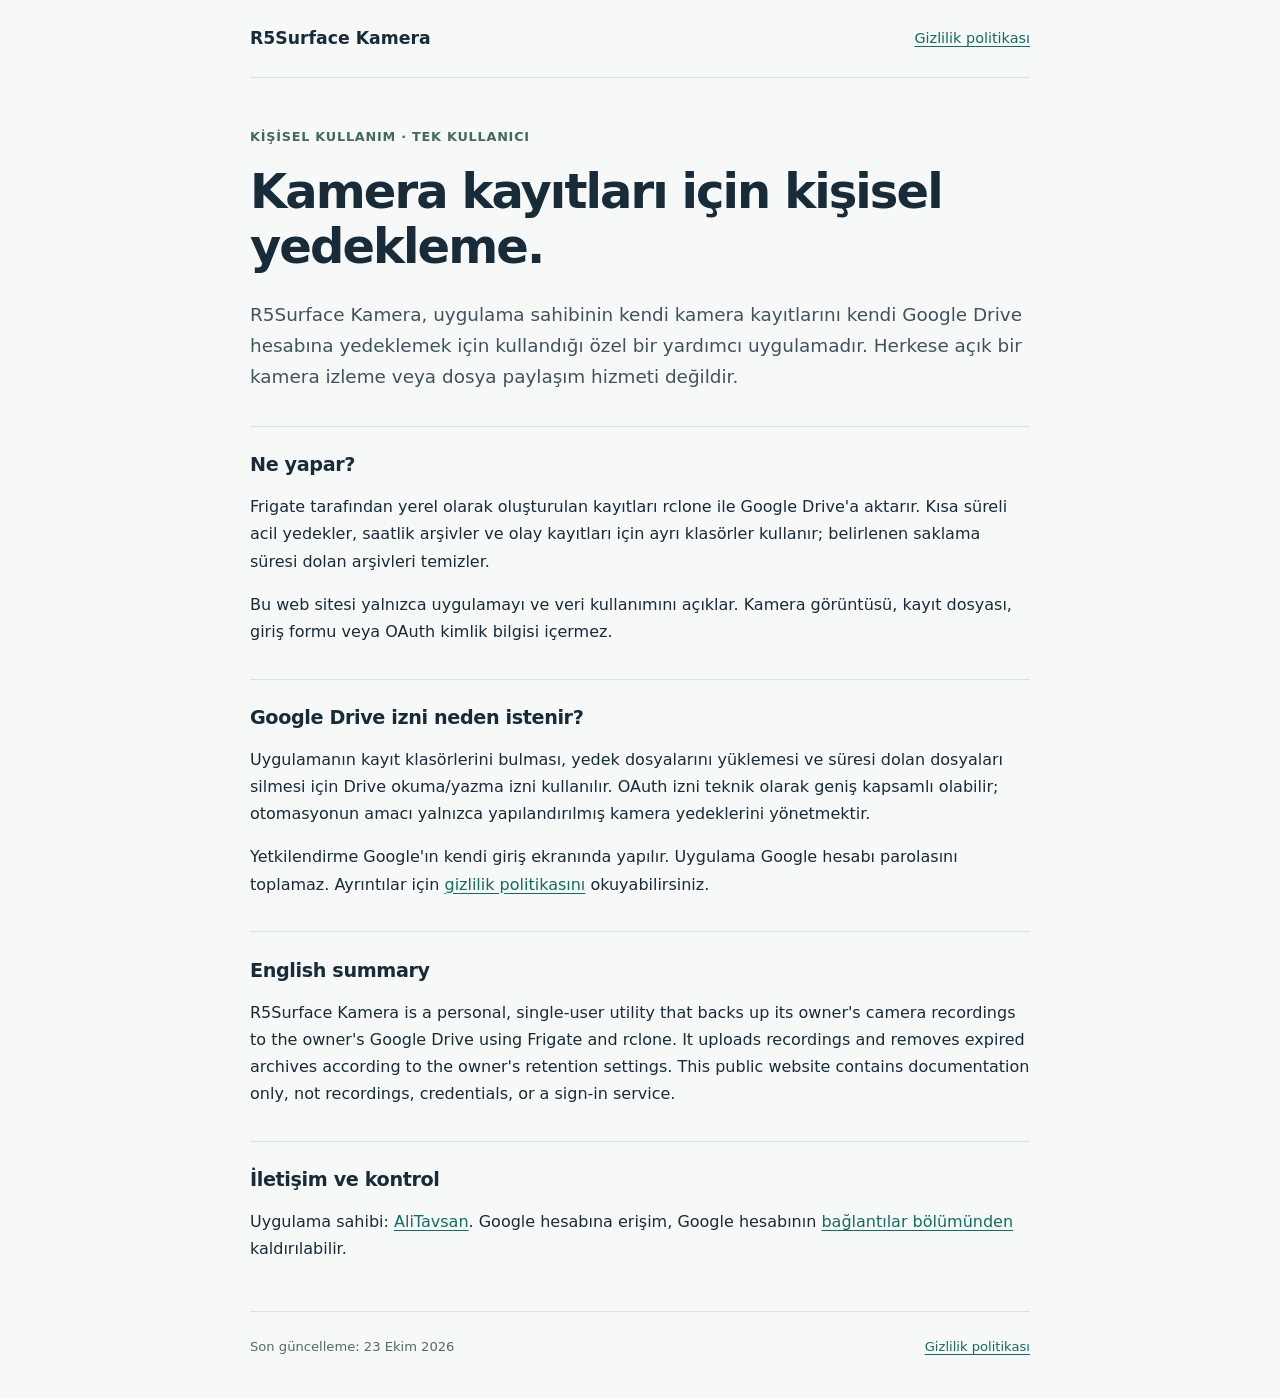
<file: index.html>
<!doctype html>
<html lang="tr">
<head>
  <meta charset="utf-8">
  <meta name="viewport" content="width=device-width, initial-scale=1">
  <meta name="robots" content="noindex, nofollow">
  <meta name="description" content="R5Surface Kamera: kişisel kamera kayıtlarını Google Drive'a yedekleyen, tek kullanıcılı yardımcı uygulama.">
  <meta http-equiv="Content-Security-Policy" content="default-src 'none'; style-src 'self'; base-uri 'none'; form-action 'none'">
  <title>R5Surface Kamera — Kişisel kayıt yedekleme</title>
  <link rel="stylesheet" href="styles.css">
</head>
<body>
  <header class="site-header"><a class="brand" href="index.html">R5Surface Kamera</a><nav aria-label="Ana menü"><a href="privacy.html">Gizlilik politikası</a></nav></header>
  <main>
    <p class="eyebrow">Kişisel kullanım · Tek kullanıcı</p>
    <h1>Kamera kayıtları için kişisel yedekleme.</h1>
    <p class="lead">R5Surface Kamera, uygulama sahibinin kendi kamera kayıtlarını kendi Google Drive hesabına yedeklemek için kullandığı özel bir yardımcı uygulamadır. Herkese açık bir kamera izleme veya dosya paylaşım hizmeti değildir.</p>
    <section aria-labelledby="purpose"><h2 id="purpose">Ne yapar?</h2>
      <p>Frigate tarafından yerel olarak oluşturulan kayıtları rclone ile Google Drive'a aktarır. Kısa süreli acil yedekler, saatlik arşivler ve olay kayıtları için ayrı klasörler kullanır; belirlenen saklama süresi dolan arşivleri temizler.</p>
      <p>Bu web sitesi yalnızca uygulamayı ve veri kullanımını açıklar. Kamera görüntüsü, kayıt dosyası, giriş formu veya OAuth kimlik bilgisi içermez.</p>
    </section>
    <section aria-labelledby="permissions"><h2 id="permissions">Google Drive izni neden istenir?</h2>
      <p>Uygulamanın kayıt klasörlerini bulması, yedek dosyalarını yüklemesi ve süresi dolan dosyaları silmesi için Drive okuma/yazma izni kullanılır. OAuth izni teknik olarak geniş kapsamlı olabilir; otomasyonun amacı yalnızca yapılandırılmış kamera yedeklerini yönetmektir.</p>
      <p>Yetkilendirme Google'ın kendi giriş ekranında yapılır. Uygulama Google hesabı parolasını toplamaz. Ayrıntılar için <a href="privacy.html">gizlilik politikasını</a> okuyabilirsiniz.</p>
    </section>
    <section aria-labelledby="english"><h2 id="english">English summary</h2>
      <p lang="en">R5Surface Kamera is a personal, single-user utility that backs up its owner's camera recordings to the owner's Google Drive using Frigate and rclone. It uploads recordings and removes expired archives according to the owner's retention settings. This public website contains documentation only, not recordings, credentials, or a sign-in service.</p>
    </section>
    <section aria-labelledby="contact"><h2 id="contact">İletişim ve kontrol</h2><p>Uygulama sahibi: <a href="https://github.com/AliTavsan" rel="noopener noreferrer">AliTavsan</a>. Google hesabına erişim, Google hesabının <a href="https://myaccount.google.com/connections" rel="noopener noreferrer">bağlantılar bölümünden</a> kaldırılabilir.</p></section>
  </main>
  <footer><span>Son güncelleme: 23 Ekim 2026</span><a href="privacy.html">Gizlilik politikası</a></footer>
</body>
</html>
</file>
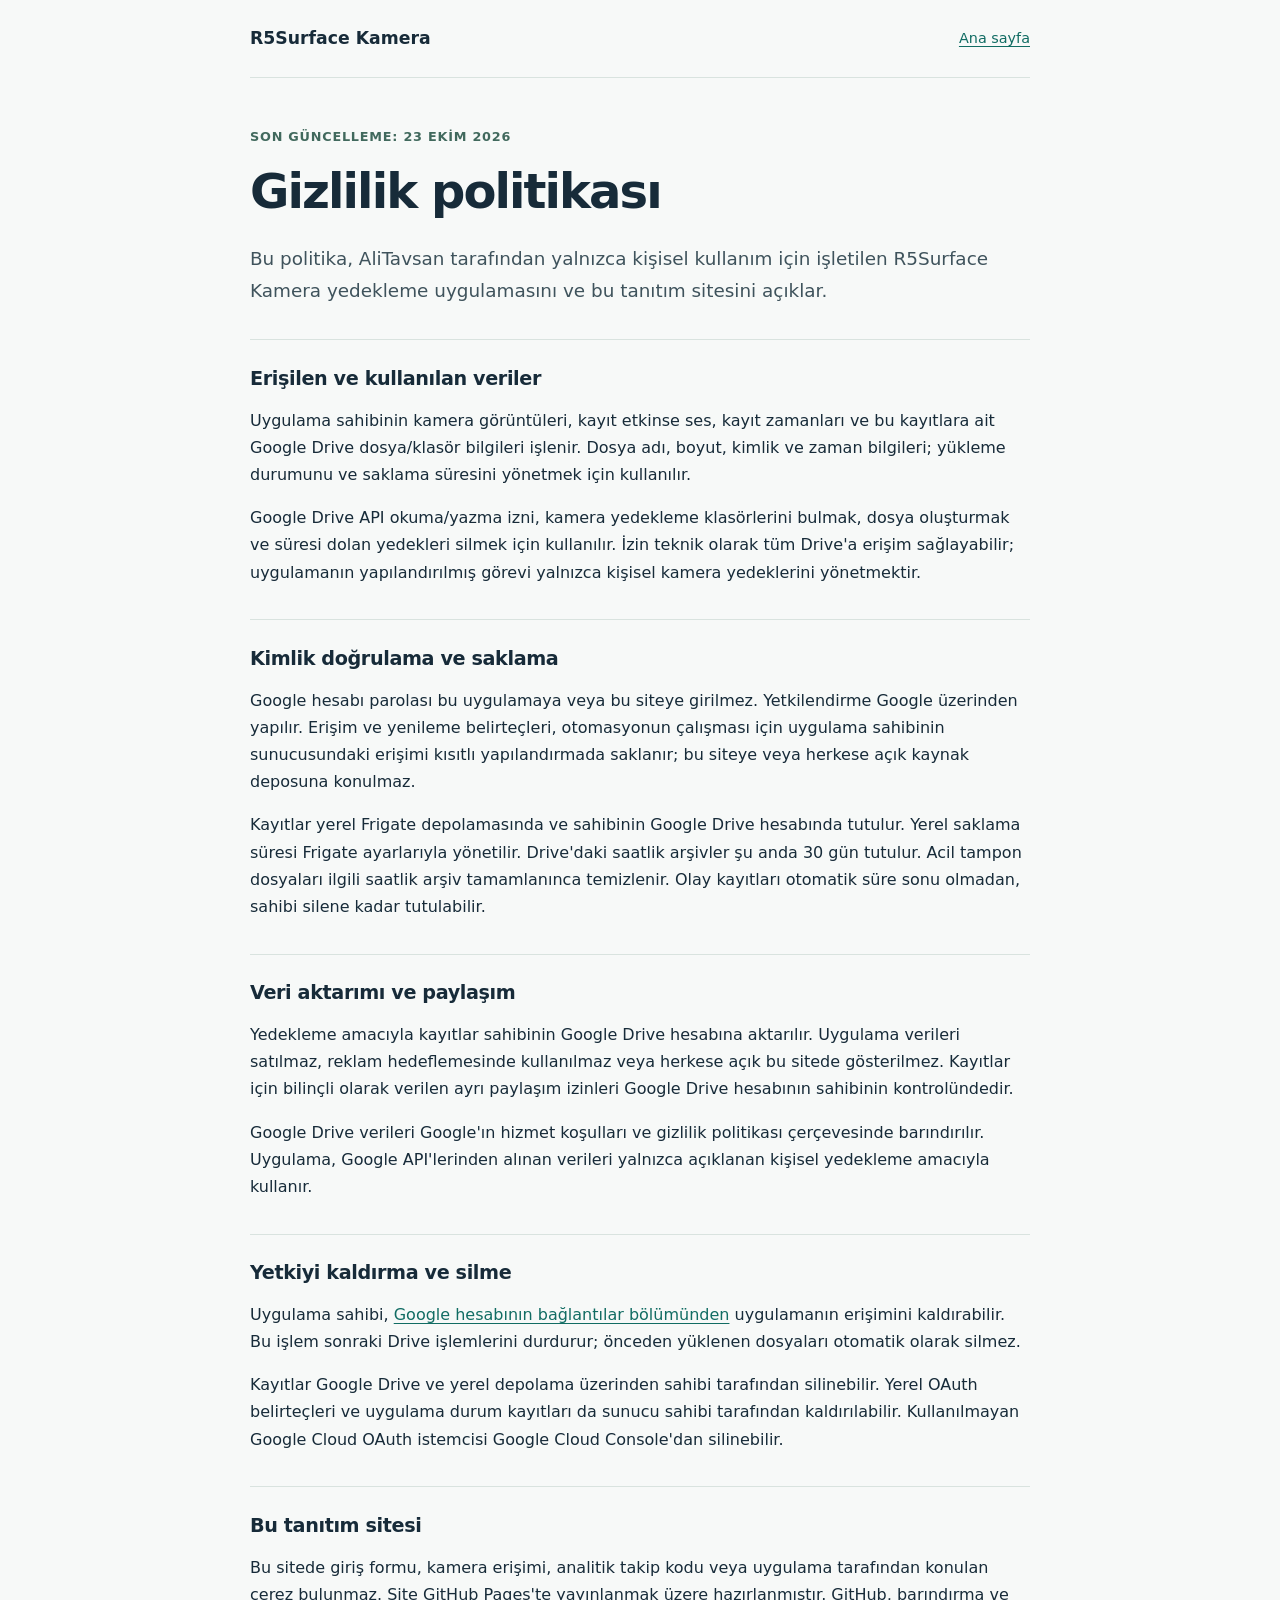
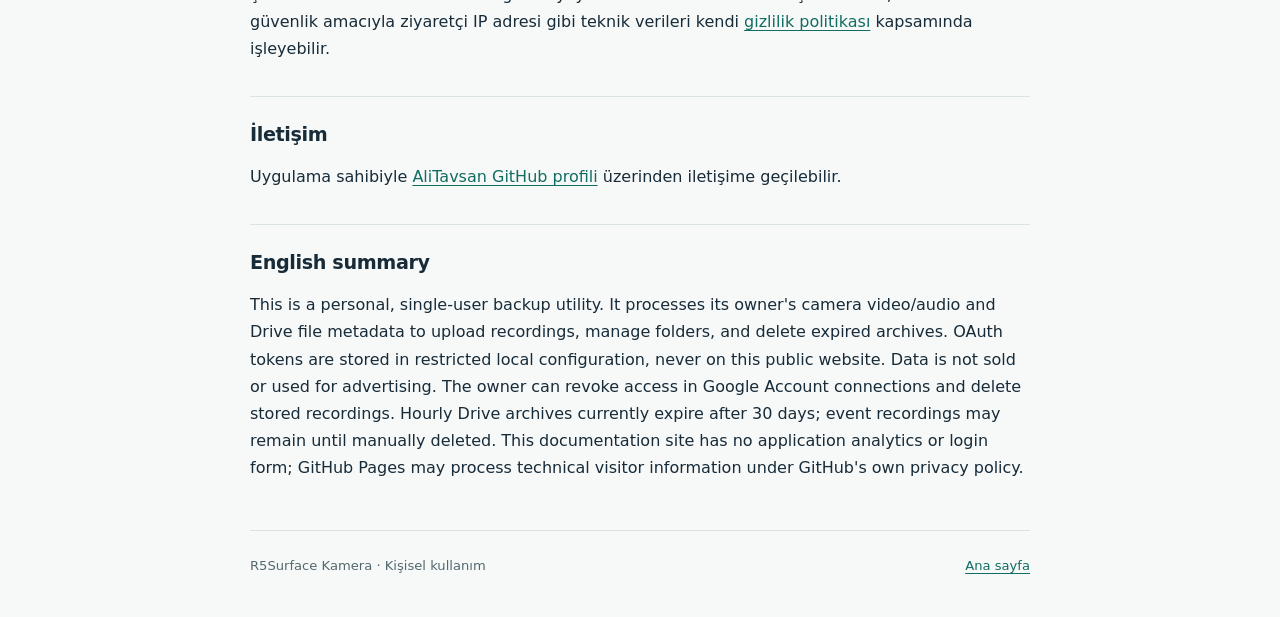
<file: privacy.html>
<!doctype html>
<html lang="tr">
<head>
  <meta charset="utf-8">
  <meta name="viewport" content="width=device-width, initial-scale=1">
  <meta name="robots" content="noindex, nofollow">
  <meta name="description" content="R5Surface Kamera kişisel yedekleme uygulamasının veri erişimi, kullanımı, saklaması ve silme politikası.">
  <meta http-equiv="Content-Security-Policy" content="default-src 'none'; style-src 'self'; base-uri 'none'; form-action 'none'">
  <title>Gizlilik politikası — R5Surface Kamera</title>
  <link rel="stylesheet" href="styles.css">
</head>
<body>
  <header class="site-header"><a class="brand" href="index.html">R5Surface Kamera</a><nav aria-label="Ana menü"><a href="index.html">Ana sayfa</a></nav></header>
  <main>
    <p class="eyebrow">Son güncelleme: 23 Ekim 2026</p>
    <h1>Gizlilik politikası</h1>
    <p class="lead">Bu politika, AliTavsan tarafından yalnızca kişisel kullanım için işletilen R5Surface Kamera yedekleme uygulamasını ve bu tanıtım sitesini açıklar.</p>
    <section><h2>Erişilen ve kullanılan veriler</h2>
      <p>Uygulama sahibinin kamera görüntüleri, kayıt etkinse ses, kayıt zamanları ve bu kayıtlara ait Google Drive dosya/klasör bilgileri işlenir. Dosya adı, boyut, kimlik ve zaman bilgileri; yükleme durumunu ve saklama süresini yönetmek için kullanılır.</p>
      <p>Google Drive API okuma/yazma izni, kamera yedekleme klasörlerini bulmak, dosya oluşturmak ve süresi dolan yedekleri silmek için kullanılır. İzin teknik olarak tüm Drive'a erişim sağlayabilir; uygulamanın yapılandırılmış görevi yalnızca kişisel kamera yedeklerini yönetmektir.</p>
    </section>
    <section><h2>Kimlik doğrulama ve saklama</h2>
      <p>Google hesabı parolası bu uygulamaya veya bu siteye girilmez. Yetkilendirme Google üzerinden yapılır. Erişim ve yenileme belirteçleri, otomasyonun çalışması için uygulama sahibinin sunucusundaki erişimi kısıtlı yapılandırmada saklanır; bu siteye veya herkese açık kaynak deposuna konulmaz.</p>
      <p>Kayıtlar yerel Frigate depolamasında ve sahibinin Google Drive hesabında tutulur. Yerel saklama süresi Frigate ayarlarıyla yönetilir. Drive'daki saatlik arşivler şu anda 30 gün tutulur. Acil tampon dosyaları ilgili saatlik arşiv tamamlanınca temizlenir. Olay kayıtları otomatik süre sonu olmadan, sahibi silene kadar tutulabilir.</p>
    </section>
    <section><h2>Veri aktarımı ve paylaşım</h2>
      <p>Yedekleme amacıyla kayıtlar sahibinin Google Drive hesabına aktarılır. Uygulama verileri satılmaz, reklam hedeflemesinde kullanılmaz veya herkese açık bu sitede gösterilmez. Kayıtlar için bilinçli olarak verilen ayrı paylaşım izinleri Google Drive hesabının sahibinin kontrolündedir.</p>
      <p>Google Drive verileri Google'ın hizmet koşulları ve gizlilik politikası çerçevesinde barındırılır. Uygulama, Google API'lerinden alınan verileri yalnızca açıklanan kişisel yedekleme amacıyla kullanır.</p>
    </section>
    <section><h2>Yetkiyi kaldırma ve silme</h2>
      <p>Uygulama sahibi, <a href="https://myaccount.google.com/connections" rel="noopener noreferrer">Google hesabının bağlantılar bölümünden</a> uygulamanın erişimini kaldırabilir. Bu işlem sonraki Drive işlemlerini durdurur; önceden yüklenen dosyaları otomatik olarak silmez.</p>
      <p>Kayıtlar Google Drive ve yerel depolama üzerinden sahibi tarafından silinebilir. Yerel OAuth belirteçleri ve uygulama durum kayıtları da sunucu sahibi tarafından kaldırılabilir. Kullanılmayan Google Cloud OAuth istemcisi Google Cloud Console'dan silinebilir.</p>
    </section>
    <section><h2>Bu tanıtım sitesi</h2>
      <p>Bu sitede giriş formu, kamera erişimi, analitik takip kodu veya uygulama tarafından konulan çerez bulunmaz. Site GitHub Pages'te yayınlanmak üzere hazırlanmıştır. GitHub, barındırma ve güvenlik amacıyla ziyaretçi IP adresi gibi teknik verileri kendi <a href="https://docs.github.com/en/site-policy/privacy-policies/github-general-privacy-statement" rel="noopener noreferrer">gizlilik politikası</a> kapsamında işleyebilir.</p>
    </section>
    <section><h2>İletişim</h2><p>Uygulama sahibiyle <a href="https://github.com/AliTavsan" rel="noopener noreferrer">AliTavsan GitHub profili</a> üzerinden iletişime geçilebilir.</p></section>
    <section><h2>English summary</h2><p lang="en">This is a personal, single-user backup utility. It processes its owner's camera video/audio and Drive file metadata to upload recordings, manage folders, and delete expired archives. OAuth tokens are stored in restricted local configuration, never on this public website. Data is not sold or used for advertising. The owner can revoke access in Google Account connections and delete stored recordings. Hourly Drive archives currently expire after 30 days; event recordings may remain until manually deleted. This documentation site has no application analytics or login form; GitHub Pages may process technical visitor information under GitHub's own privacy policy.</p></section>
  </main>
  <footer><span>R5Surface Kamera · Kişisel kullanım</span><a href="index.html">Ana sayfa</a></footer>
</body>
</html>
</file>
<file: styles.css>
:root { color-scheme: light; font-family: system-ui, -apple-system, BlinkMacSystemFont, "Segoe UI", sans-serif; color: #172b39; background: #f7f9f8; line-height: 1.7; }
* { box-sizing: border-box; }
body { margin: 0; }
a { color: #116c63; text-underline-offset: .2em; }
a:hover { color: #074c46; }
a:focus-visible { outline: 3px solid #e0a341; outline-offset: 4px; border-radius: 2px; }
.site-header, main, footer { width: min(100% - 3rem, 780px); margin-inline: auto; }
.site-header { padding-block: 1.5rem; display: flex; align-items: center; justify-content: space-between; gap: 1rem; border-bottom: 1px solid #d9e3df; }
.brand { color: #172b39; font-weight: 750; font-size: 1.08rem; text-decoration: none; }
nav { font-size: .9rem; }
main { padding-block: 3rem 2rem; }
.eyebrow { margin: 0 0 1rem; color: #41695d; font-size: .8rem; letter-spacing: .06em; font-weight: 650; text-transform: uppercase; }
h1 { font-size: clamp(2rem, 6vw, 3rem); line-height: 1.15; letter-spacing: -.04em; margin: 0 0 1.5rem; max-width: 21ch; }
.lead { color: #3f535c; font-size: 1.15rem; }
section { border-top: 1px solid #d9e3df; margin-top: 2.1rem; padding-top: 1.4rem; }
h2 { font-size: 1.2rem; letter-spacing: -.02em; margin: 0 0 .6rem; }
p { margin: .7rem 0 1rem; }
footer { display: flex; flex-wrap: wrap; justify-content: space-between; gap: .7rem; padding-block: 1.5rem 2.5rem; font-size: .82rem; color: #53686f; border-top: 1px solid #d9e3df; }
@media (max-width: 480px) { .site-header, main, footer { width: calc(100% - 2rem); } .site-header { align-items: flex-start; flex-direction: column; gap: .35rem; } main { padding-top: 2.1rem; } }
</file>
